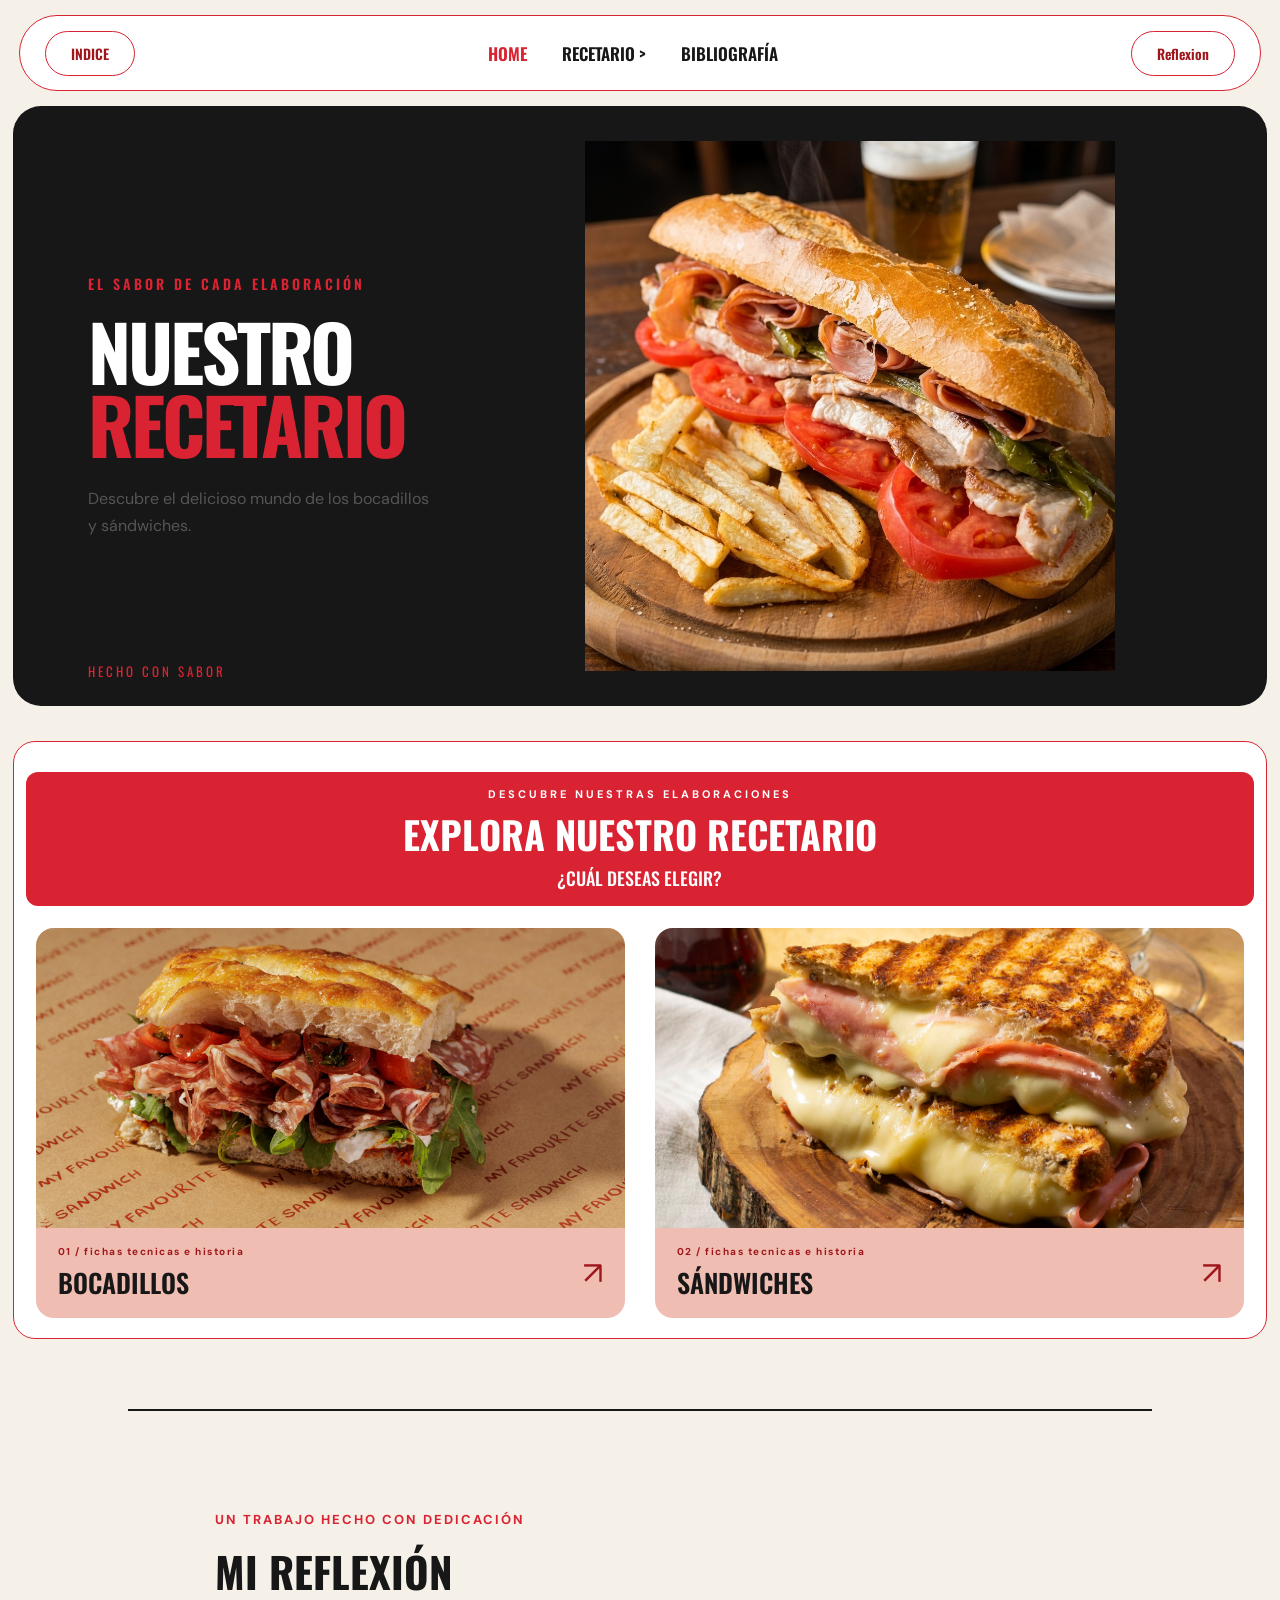
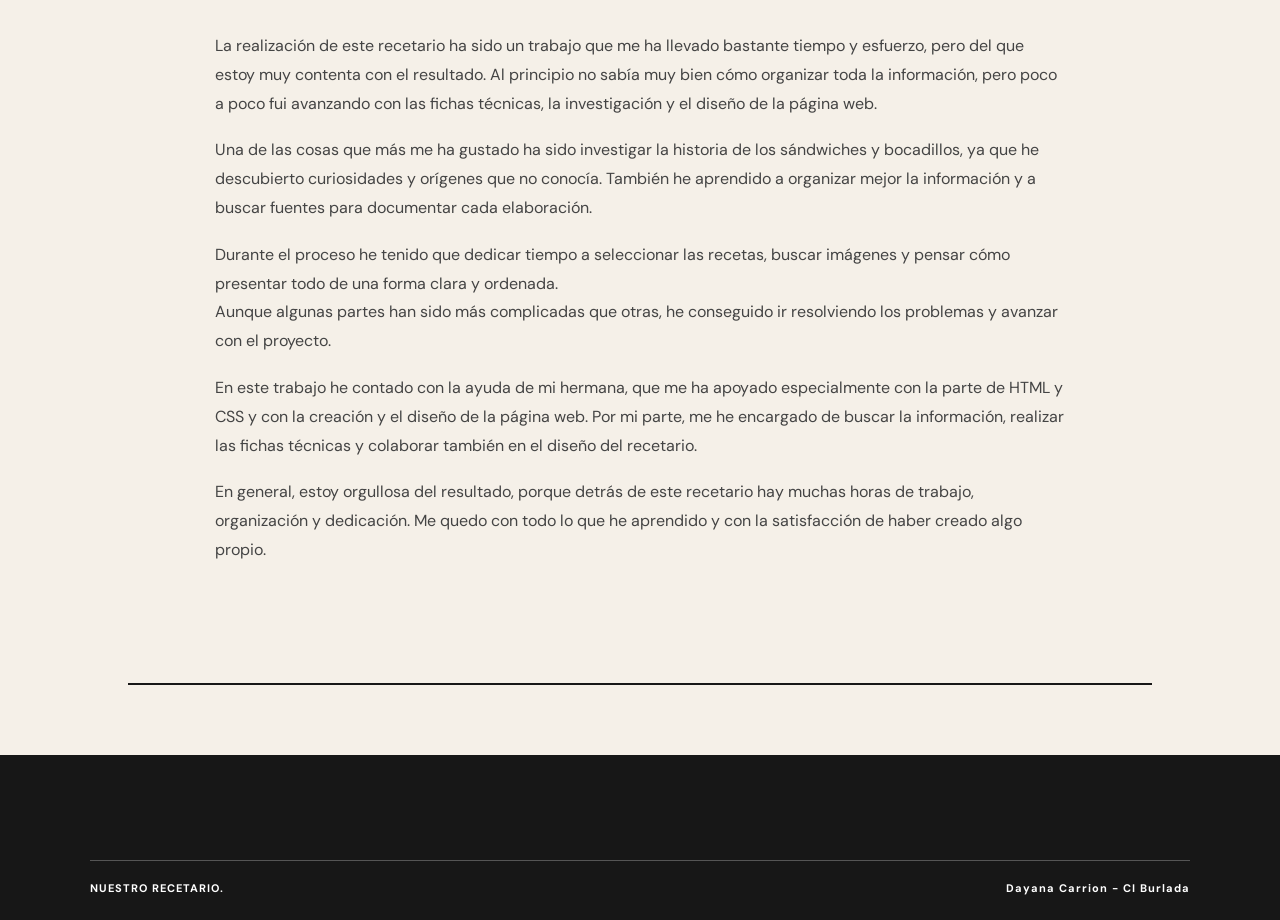
<file: index.html>
<!DOCTYPE html>
<html lang="es">

<head>
    <meta charset="UTF-8">
    <meta name="viewport" content="width=device-width, initial-scale=1.0">

    <title>Nuestro Recetario</title>

    <link rel="stylesheet" href="index.css">

    <!-- Tipografías -->
    <link rel="preconnect" href="https://fonts.googleapis.com">
    <link rel="preconnect" href="https://fonts.gstatic.com" crossorigin>

    <link
        href="https://fonts.googleapis.com/css2?family=DM+Sans:wght@400;500;600;700;800&family=Oswald:wght@500;600;700&display=swap"
        rel="stylesheet">

</head>

<body>

    <!-- ================= HEADER ================= -->

    <header class="header">

        <!-- BOTON INDICE -->
        <a href="indice.pdf" class="header-button" target="_blank">
            INDICE
        </a>

        <!-- MENU DE NAVEGACION -->
        <nav class="navigation">

            <a href="index.html" class="nav-link active">
                HOME
            </a>

            <details class="index-menu">

                <summary class="nav-link">
                    RECETARIO <span class="arrow"> > </span>
                </summary>

                <div class="dropdown">
                    <a href="bocadillos.html">Bocadillos</a>
                    <a href="sandwiches.html">Sándwiches</a>
                </div>

            </details>

            <a href="bibliografia.html" class="nav-link">
                BIBLIOGRAFÍA
            </a>

        </nav>

        <!-- LOGO -->
        <a href="index.html#reflexion" class="header-button">
            <span>Reflexion</span>

        </a>

    </header>



    <!-- ================= PORTADA ================= -->

    <main>

        <section class="hero">

            <div class="hero-content">

                <div class="hero-title">
                    <p class="hero-small">
                        EL SABOR DE CADA ELABORACIÓN
                    </p>

                    <h1>
                        NUESTRO
                        <span>RECETARIO</span>
                    </h1>

                    <p class="hero-description">
                        Descubre el delicioso mundo de los
                        bocadillos y sándwiches.
                    </p>
                </div>


                <div class="hero-image">

                    <img src=img/serranito.jpg alt="Bocadillo serranito">

                </div>

                <span class="hero-decoration">
                    HECHO CON SABOR
                </span>

            </div>

        </section>


        <!-- ================= CATEGORIAS ================= -->

        <section class="categories" id="categorias">

            <!-- TITULO DE LA SECCION -->

            <div class="categories-heading">

                <p>DESCUBRE NUESTRAS ELABORACIONES</p>

                <h2>EXPLORA NUESTRO RECETARIO</h2>

                <h3>¿CUÁL DESEAS ELEGIR?</h3>

            </div>


            <!-- TARJETAS -->

            <div class="cards">


                <!-- TARJETA BOCADILLOS -->

                <a href="bocadillos.html" class="card">

                    <div class="card-image">

                        <img src="img/bocadillito.avif" alt="Nuestros bocadillos">

                    </div>

                    <div class="card-info">

                        <div>
                            <p>01 / fichas tecnicas e historia</p>
                            <h4>BOCADILLOS</h4>
                        </div>

                        <span class="card-arrow">↗</span>

                    </div>

                </a>


                <!-- TARJETA SANDWICHES -->

                <a href="sandwiches.html" class="card">

                    <div class="card-image">

                        <img src="img/sandwich.jpg" alt="Nuestros sándwiches">

                    </div>

                    <div class="card-info">

                        <div>
                            <p>02 / fichas tecnicas e historia</p>
                            <h4>SÁNDWICHES</h4>
                        </div>

                        <span class="card-arrow">↗</span>

                    </div>

                </a>

            </div>

        </section>

        <!-- ================= REFLEXIÓN FINAL ================= -->
        <div class="reflection-divider"></div>
        <section class="reflection" id="reflexion">

            <div class="reflection-content">

                <p class="reflection-label">UN TRABAJO HECHO CON DEDICACIÓN</p>

                <h2>MI REFLEXIÓN</h2>

                <p>
                    La realización de este recetario ha sido un trabajo que me ha llevado
                    bastante tiempo y esfuerzo, pero del que estoy muy contenta con el
                    resultado. Al principio no sabía muy bien cómo organizar toda la
                    información, pero poco a poco fui avanzando con las fichas técnicas,
                    la investigación y el diseño de la página web.
                </p>

                <p>
                    Una de las cosas que más me ha gustado ha sido investigar la historia
                    de los sándwiches y bocadillos, ya que he descubierto curiosidades
                    y orígenes que no conocía. También he aprendido a organizar mejor
                    la información y a buscar fuentes para documentar cada elaboración.
                </p>
                <p>
                    Durante el proceso he tenido que dedicar tiempo a seleccionar las recetas,
                    buscar imágenes y pensar cómo presentar todo de una forma clara y ordenada. <br>
                    Aunque algunas partes han sido más complicadas
                    que otras, he conseguido ir resolviendo los problemas y avanzar con el proyecto.
                </p>

                <p>
                    En este trabajo he contado con la ayuda de mi hermana, que me ha
                    apoyado especialmente con la parte de HTML y CSS y con la creación
                    y el diseño de la página web. Por mi parte, me he encargado de
                    buscar la información, realizar las fichas técnicas y colaborar
                    también en el diseño del recetario.
                </p>

                <p>
                    En general, estoy orgullosa del resultado, porque detrás de este
                    recetario hay muchas horas de trabajo, organización y dedicación.
                    Me quedo con todo lo que he aprendido y con la satisfacción de
                    haber creado algo propio.
                </p>

            </div>

        </section>
        <div class="reflection-divider"></div>
    </main>


    <!-- ================= FOOTER ================= -->

    <footer class="footer">

        <div class="footer-line"></div>

        <div class="footer-bottom">

            <span>NUESTRO RECETARIO.</span>

            <span>Dayana Carrion - CI Burlada</span>

        </div>

    </footer>


</body>

</html>
</file>
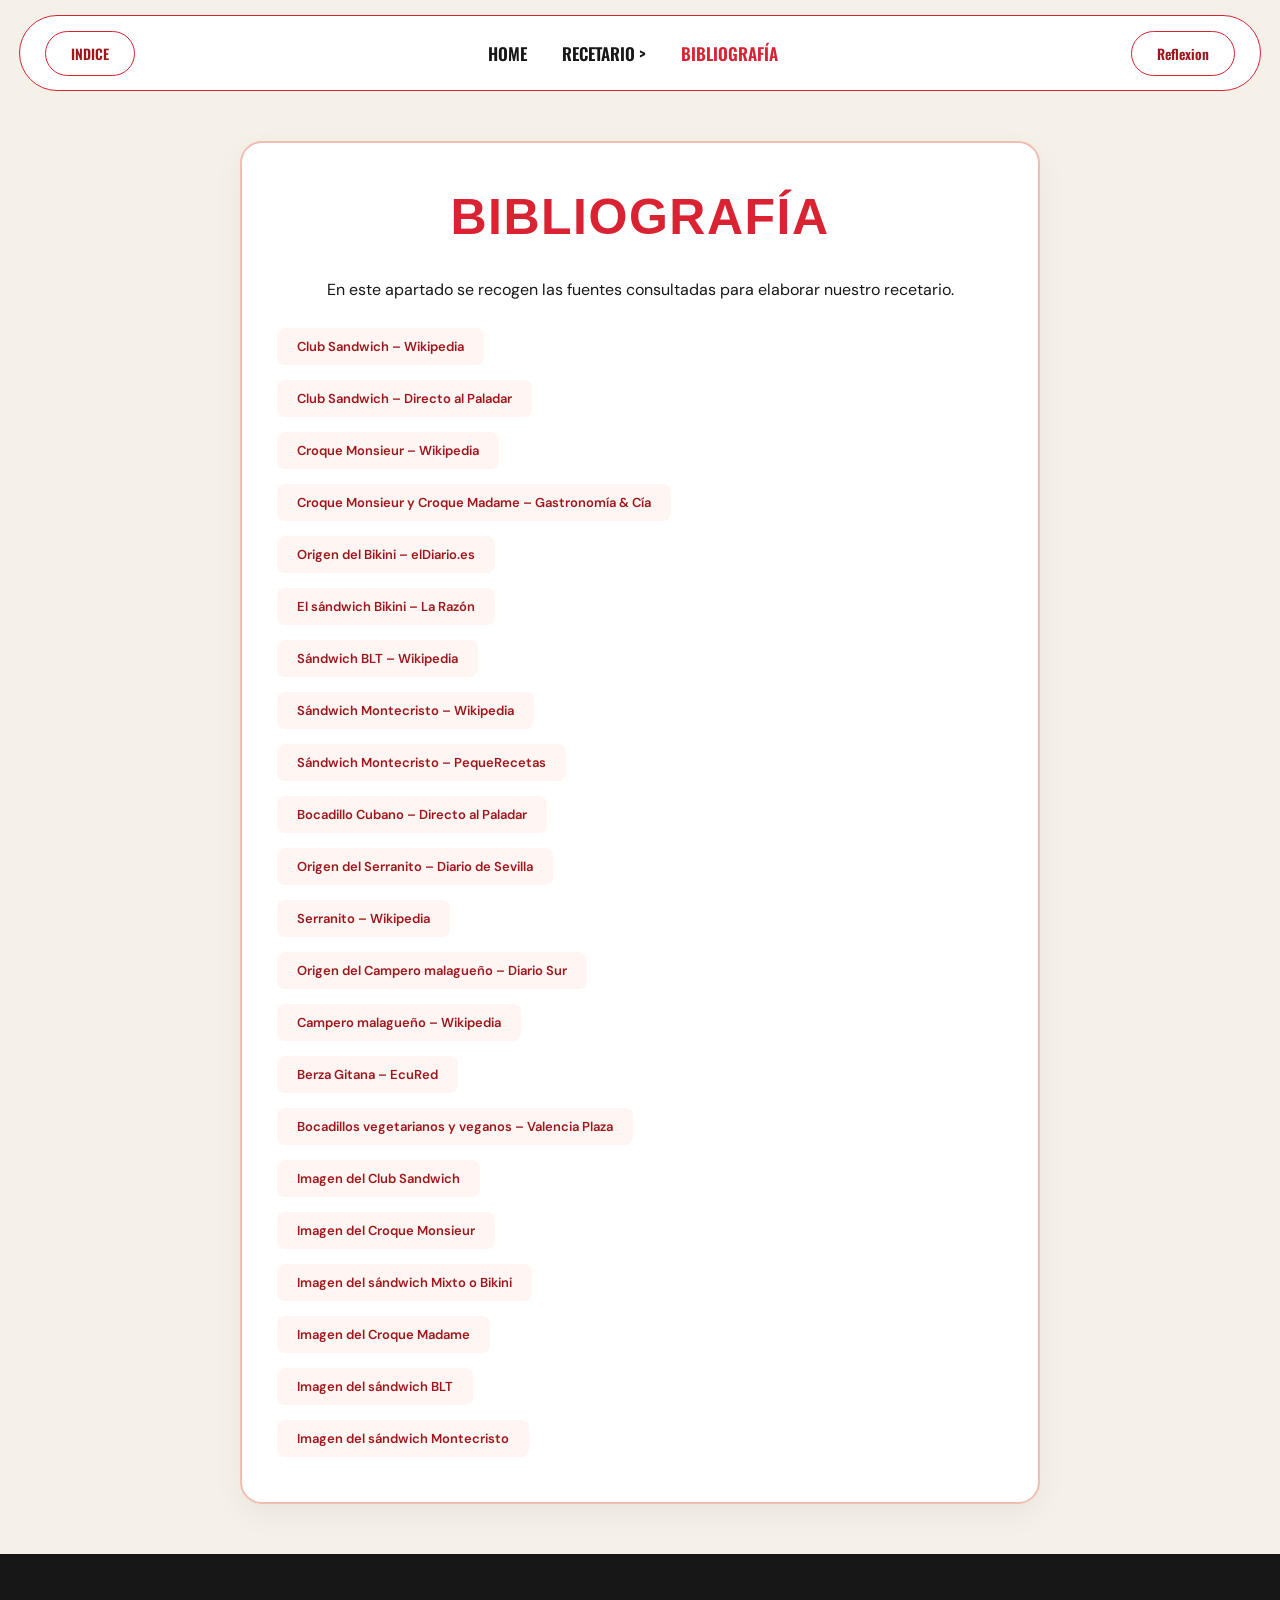
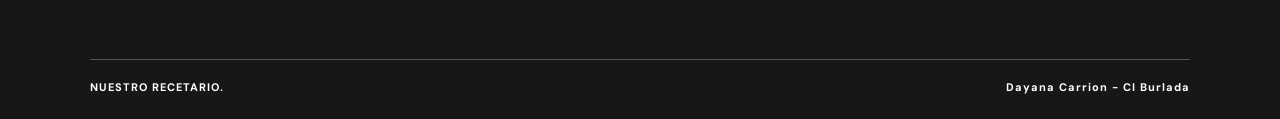
<file: bibliografia.html>
<!DOCTYPE html>
<html lang="es">

<head>
    <meta charset="UTF-8">
    <meta name="viewport" content="width=device-width, initial-scale=1.0">

    <title>Nuestro Recetario | Bibliografía</title>

    <!-- CSS reutilizado + CSS específico -->
    <link rel="stylesheet" href="index.css">

    <!-- Tipografías -->
    <link rel="preconnect" href="https://fonts.googleapis.com">
    <link rel="preconnect" href="https://fonts.gstatic.com" crossorigin>
    <link
        href="https://fonts.googleapis.com/css2?family=DM+Sans:wght@400;500;600;700;800&family=Oswald:wght@500;600;700&display=swap"
        rel="stylesheet">
</head>

<body>

    <!-- ================= HEADER ================= -->
    <header class="header">
        <a href="index.html#categorias" class="header-button">
            INDICE
        </a>

        <nav class="navigation">
            <a href="index.html" class="nav-link">HOME</a>

            <details class="index-menu">
                <summary class="nav-link">
                    RECETARIO <span class="arrow"> > </span>
                </summary>

                <div class="dropdown">
                    <a href="bocadillos.html">Bocadillos</a>
                    <a href="sandwiches.html">Sándwiches</a>
                </div>
            </details>

            <a href="bibliografia.html" class="nav-link active">
                BIBLIOGRAFÍA
            </a>
        </nav>

        <a href="index.html#reflexion" class="header-button">
            <span>Reflexion</span>

        </a>
    </header>


    <!-- ================= BIBLIOGRAFÍA ================= -->
    <main>
        <section class="bibliografia-container">

            <h2 class="bibliografia-title">BIBLIOGRAFÍA</h2>

            <div class="bibliografia-text">
                <p>
                    En este apartado se recogen las fuentes consultadas para elaborar
                    nuestro recetario.
                </p>

                <!-- INFORMACIÓN -->
             
                <div class="bibliografia-links">

                    

                    <a href="https://es.wikipedia.org/wiki/Club_sandwich" target="_blank" rel="noopener">Club Sandwich –
                        Wikipedia</a>
                    <a href="https://www.directoalpaladar.com/recetas-de-carnes-y-aves/sandwich-club-historia-receta-un-clasico-cafeterias-todo-mundo"
                        target="_blank" rel="noopener">Club Sandwich – Directo al Paladar</a>

                    <a href="https://es.wikipedia.org/wiki/Croque-monsieur" target="_blank" rel="noopener">Croque
                        Monsieur – Wikipedia</a>
                    <a href="https://www.gastronomiaycia.com/2024/10/12/croque-monsieur-y-croque-madame/"
                        target="_blank" rel="noopener">Croque Monsieur y Croque Madame – Gastronomía & Cía</a>

                    <a href="https://www.eldiario.es/consumoclaro/come_bien/dia-mundial-bikini-donde-origino-receta-catalana-comparte-nombre-prenda-bano_1_12416015.html"
                        target="_blank" rel="noopener">Origen del Bikini – elDiario.es</a>
                    <a href="https://www.larazon.es/cataluna/por-que-cataluna-conoce-bikini-sandwich-mixto_20240601665c8f4a9d3b1e0001b1c2d3.html"
                        target="_blank" rel="noopener">El sándwich Bikini – La Razón</a>

                    <a href="https://es.wikipedia.org/wiki/S%C3%A1ndwich_BLT" target="_blank" rel="noopener">Sándwich
                        BLT – Wikipedia</a>

                    <a href="https://es.wikipedia.org/wiki/Monte_Cristo_s%C3%A1ndwich" target="_blank"
                        rel="noopener">Sándwich Montecristo – Wikipedia</a>
                    <a href="https://www.pequerecetas.com/receta/sandwich-montecristo/" target="_blank"
                        rel="noopener">Sándwich Montecristo – PequeRecetas</a>

                    

                    <a href="https://www.directoalpaladar.com/recetas-de-carnes-y-aves/sandwich-cubano-receta-tradicional-facil-deliciosa"
                        target="_blank" rel="noopener">Bocadillo Cubano – Directo al Paladar</a>

                    <a href="https://www.diariodesevilla.es/gastronomia/sabes-quien-invento-bocadillo-famoso-Sevilla_0_2005061045.html"
                        target="_blank" rel="noopener">Origen del Serranito – Diario de Sevilla</a>
                    <a href="https://es.wikipedia.org/wiki/Serranito" target="_blank" rel="noopener">Serranito –
                        Wikipedia</a>

                    <a href="https://www.diariosur.es/gastronomia/desconocidos-origenes-campero-malagueno-20150515002823-nt.html"
                        target="_blank" rel="noopener">Origen del Campero malagueño – Diario Sur</a>
                    <a href="https://es.wikipedia.org/wiki/Campero_(bocadillo)" target="_blank" rel="noopener">Campero
                        malagueño – Wikipedia</a>

                    <a href="https://www.ecured.cu/Berza_Gitana" target="_blank" rel="noopener">Berza Gitana –
                        EcuRed</a>

                    <a href="https://valenciaplaza.com/entre-pan-y-sin-rastro-de-proteina-animal-los-bocadillos-tambien-son-para-veganos-y-vegetarianos"
                        target="_blank" rel="noopener">Bocadillos vegetarianos y veganos – Valencia Plaza</a>

               


                    <a href="https://www.sharpblades.co.uk/es/blogs/recipes/ultimate-club-sandwich-recipe"
                        target="_blank" rel="noopener">Imagen del Club Sandwich</a>

                    <a href="https://tn.com.ar/cocina/recetas/2026/06/20/como-preparar-el-croque-monsieur-el-sandwich-frances-que-parece-simple-pero-es-una-bomba-de-sabor/"
                        target="_blank" rel="noopener">Imagen del Croque Monsieur</a>

                    <a href="https://www.aol.com/articles/spanish-bikini-sandwich-tastes-even-180000000.html"
                        target="_blank" rel="noopener">Imagen del sándwich Mixto o Bikini</a>

                    <a href="https://airfryergourmand.fr/img/croque-madame-air-fryer.jpg" target="_blank"
                        rel="noopener">Imagen del Croque Madame</a>

                    <a href="https://ighremhouse.com/recipes/blt-sandwich-crispy-bacon" target="_blank"
                        rel="noopener">Imagen del sándwich BLT</a>

                    <a href="https://www.snapcalorie.com/recipes/monte_cristo_sandwich_the_real_one.html"
                        target="_blank" rel="noopener">Imagen del sándwich Montecristo</a>


            </div>

        </section>
    </main>


    <!-- ================= FOOTER ================= -->
    <footer class="footer">
        <div class="footer-line"></div>

        <div class="footer-bottom">
            <span>NUESTRO RECETARIO.</span>
            <span>Dayana Carrion - CI Burlada</span>
        </div>
    </footer>

</body>

</html>
</file>
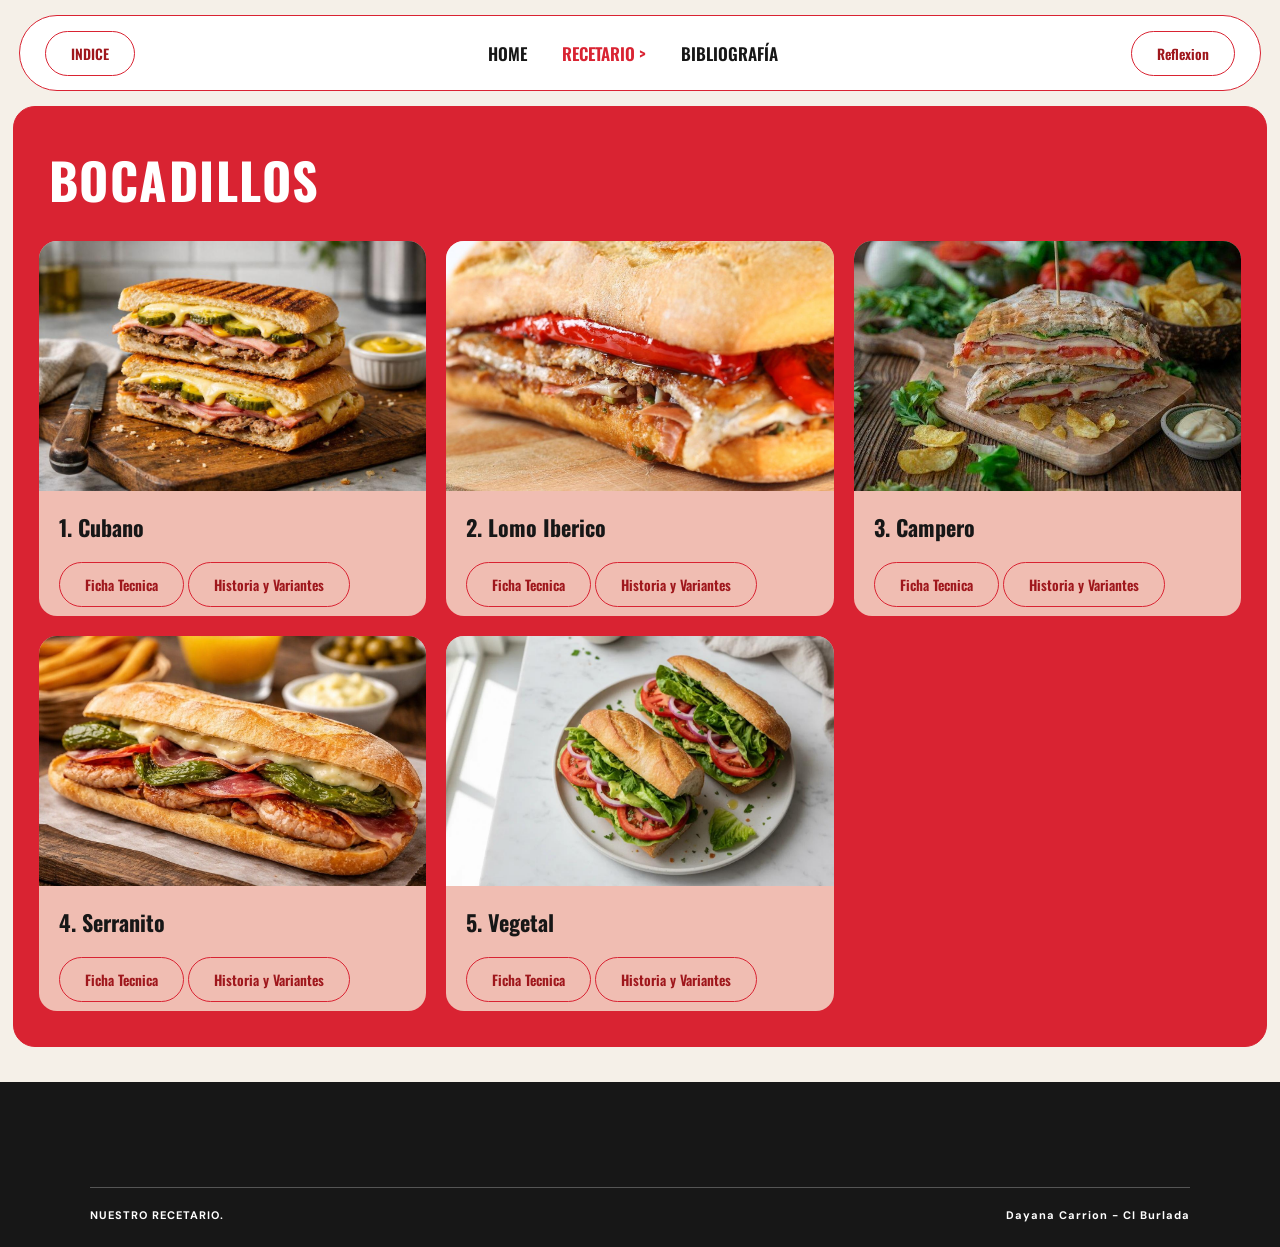
<file: bocadillos.html>
<!DOCTYPE html>
<html lang="es">

<head>
    <meta charset="UTF-8">
    <meta name="viewport" content="width=device-width, initial-scale=1.0">

    <title>Nuestro Recetario | Sándwiches</title>

    <link rel="stylesheet" href="index.css">

    <!-- Tipografías -->
    <link rel="preconnect" href="https://fonts.googleapis.com">
    <link rel="preconnect" href="https://fonts.gstatic.com" crossorigin>
    <link
        href="https://fonts.googleapis.com/css2?family=DM+Sans:wght@400;500;600;700;800&family=Oswald:wght@500;600;700&display=swap"
        rel="stylesheet">
</head>

<body>

    <!-- ================= HEADER ================= -->
    <header class="header">
        <a href="index.html#categorias" class="header-button">INDICE</a>

        <nav class="navigation">
            <a href="index.html" class="nav-link">HOME</a>

            <details class="index-menu">
                <summary class="nav-link active">RECETARIO <span class="arrow"> > </span></summary>
                <div class="dropdown">
                    <a href="bocadillos.html">Bocadillos</a>
                    <a href="sandwiches.html">Sándwiches</a>
                </div>
            </details>

            <a href="bibliografia.html" class="nav-link">BIBLIOGRAFÍA</a>
        </nav>
        <a href="index.html#reflexion" class="header-button">
            <span>Reflexion</span>

        </a>
    </header>


    <!-- ================= CONTENIDO SANDWICHES ================= -->
    <main>
        <section class="sandwiches-container">

            <!-- TÍTULO ROJO -->
            <div class="sandwiches-heading">
                <h2>BOCADILLOS</h2>
            </div>

            <!-- TARJETAS -->
            <div class="sandwiches-grid">

                <!-- bocadillo 1 -->
                <div class="sandwich-card">
                    <div class="sandwich-image">
                        <img src="img/cubano.jpg" alt="Club">
                    </div>
                    <div class="sandwich-info">
                        <h3>1. Cubano</h3>
                        <br>
                        <a href="Ficha_Cubano.pdf" class="header-button">Ficha Tecnica</a>
                        <a href="historiaVariantes.html" class="header-button">Historia y Variantes</a>
                    </div>
                </div>

                <!-- bocadillo 2 -->
                <div class="sandwich-card">
                    <div class="sandwich-image">
                        <img src="img/lomo.jpg" alt="Croque">
                    </div>
                    <div class="sandwich-info">
                        <h3>2. Lomo Iberico</h3>
                        <br>
                        <a href="fichas_bocadillos/Ficha_Iberico.pdf" class="header-button">Ficha Tecnica</a>
                        <a href="historiaVariantes.html#lomo-iberico" class="header-button">Historia y Variantes</a>
                    </div>
                </div>

                <!-- SÁNDWICH 3 -->
                <div class="sandwich-card">
                    <div class="sandwich-image">
                        <img src="img/campero.jpg" alt="Mixto">
                    </div>
                    <div class="sandwich-info">
                        <h3>3. Campero</h3>
                        <br>
                        <a href="fichas_bocadillos/Ficha_Campero.pdf" class="header-button">Ficha Tecnica</a>
                        <a href="historiaVariantes.html#campero" class="header-button">Historia y Variantes</a>
                    </div>
                </div>
                <!-- SÁNDWICH 4 -->
                <div class="sandwich-card">
                    <div class="sandwich-image">
                        <img src="img/serranito1.jpg" alt="croque">
                    </div>
                    <div class="sandwich-info">
                        <h3>4. Serranito</h3>
                        <br>
                        <a href="fichas_bocadillos/Ficha_Serranito.pdf" class="header-button">Ficha Tecnica</a>
                        <a href="historiaVariantes.html#serranito" class="header-button">Historia y Variantes</a>
                    </div>
                </div>
                <!-- SÁNDWICH 5 -->
                <div class="sandwich-card">
                    <div class="sandwich-image">
                        <img src="img/vegetal.jpg" alt="btl">
                    </div>
                    <div class="sandwich-info">
                        <h3>5.  Vegetal</h3>
                        <br>
                        <a href="fichas_bocadillos/Ficha_Vegetal.pdf" class="header-button">Ficha Tecnica</a>
                        <a href="historiaVariantes.html#vegetal" class="header-button">Historia y Variantes</a>
                    </div>
                </div>
            </div>
        </section>
    </main>


    <!-- ================= FOOTER ================= -->
    <footer class="footer">
        <div class="footer-line"></div>
        <div class="footer-bottom">
            <span>NUESTRO RECETARIO.</span>
            <span>Dayana Carrion - CI Burlada</span>
        </div>
    </footer>

</body>

</html>
</file>
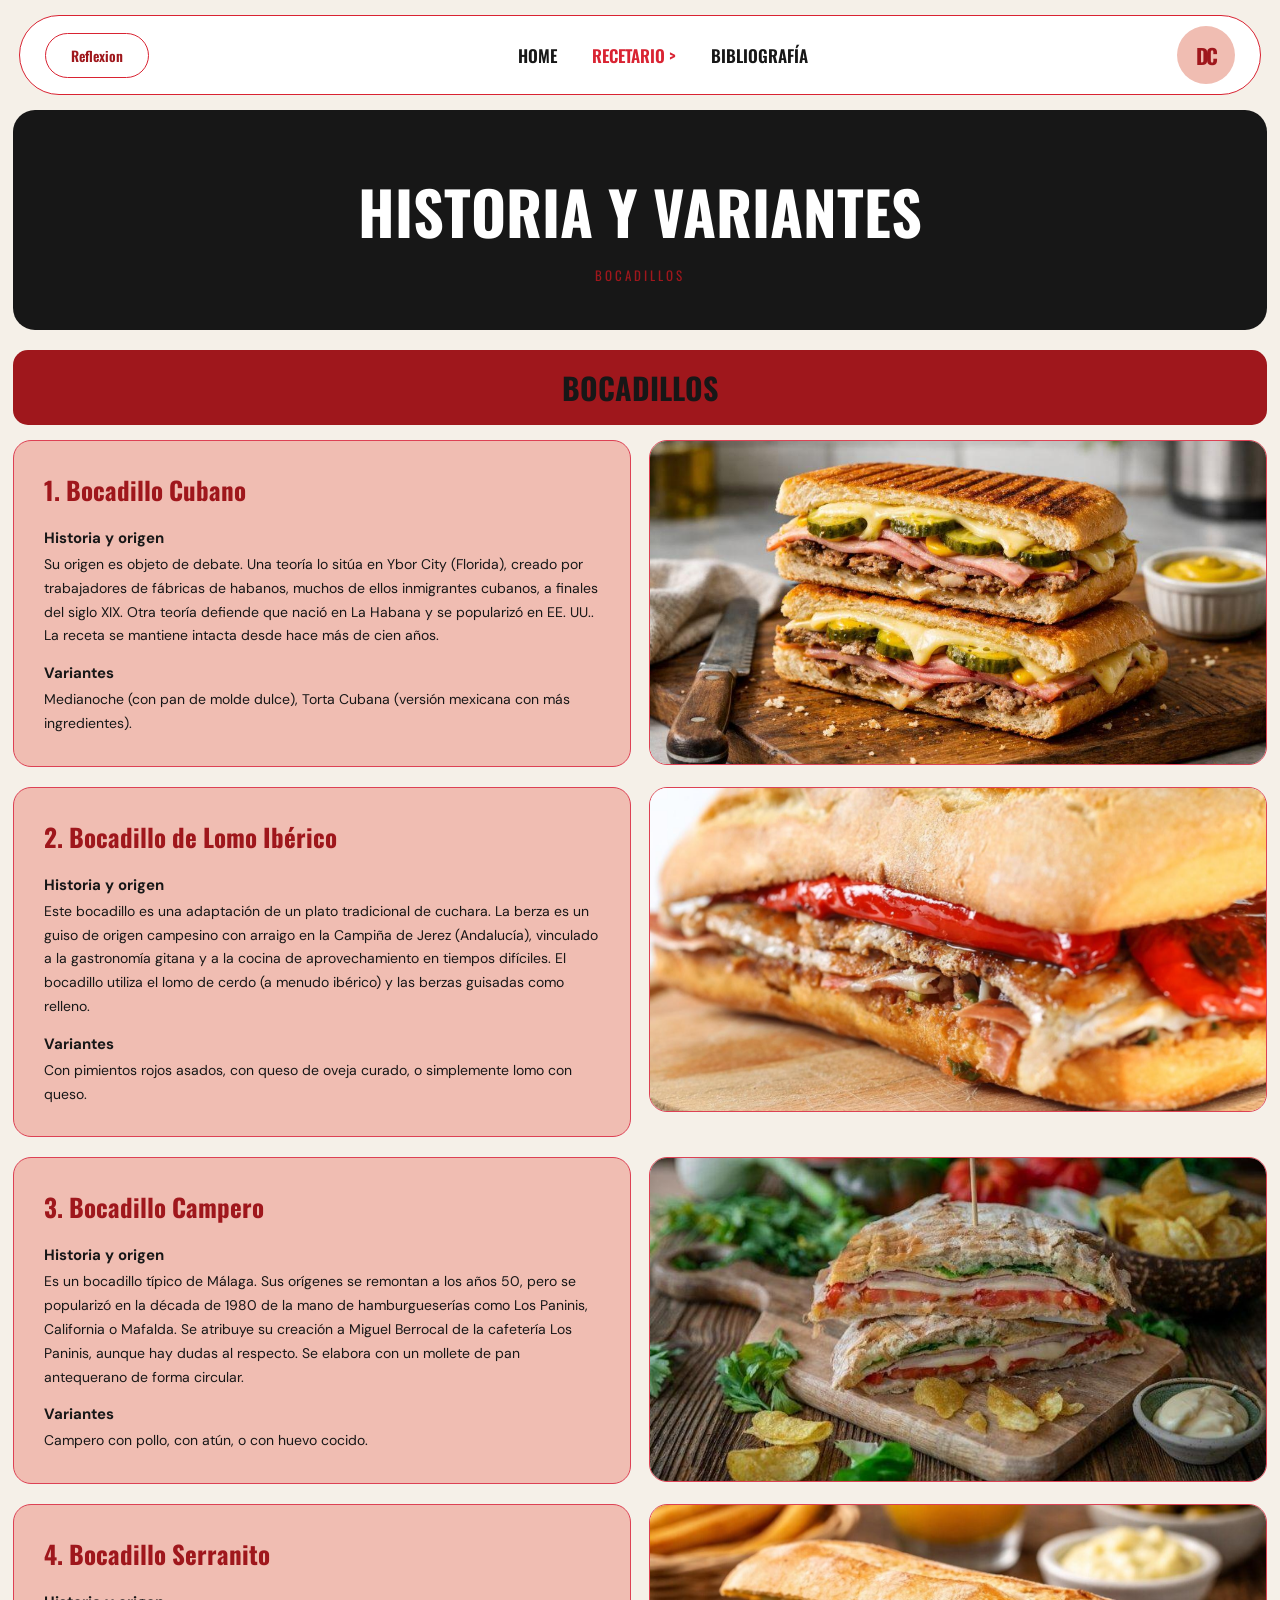
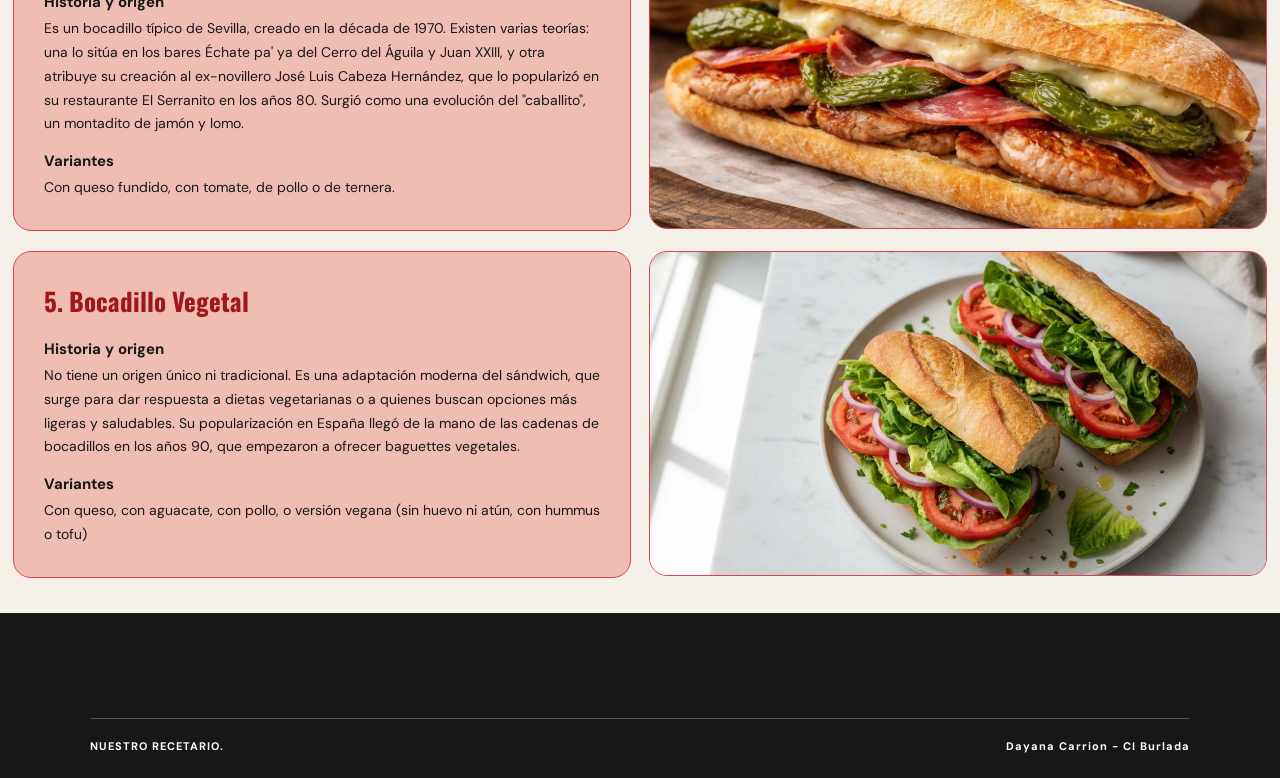
<file: historiaVariantes.html>
<!DOCTYPE html>
<html lang="es">

<head>
    <meta charset="UTF-8">
    <meta name="viewport" content="width=device-width, initial-scale=1.0">

    <title>Nuestro Recetario | Historia y Variantes</title>

    <!-- CSS reutilizado + CSS específico -->
    <link rel="stylesheet" href="index.css">
    <!-- Tipografías -->
    <link rel="preconnect" href="https://fonts.googleapis.com">
    <link rel="preconnect" href="https://fonts.gstatic.com" crossorigin>
    <link
        href="https://fonts.googleapis.com/css2?family=DM+Sans:wght@400;500;600;700;800&family=Oswald:wght@500;600;700&display=swap"
        rel="stylesheet">
</head>

<body>

    <!-- ================= HEADER ================= -->
    <header class="header">
        <a href="index.html#reflexion" class="header-button">
            <span>Reflexion</span>

        </a>

        <nav class="navigation">
            <a href="index.html" class="nav-link">HOME</a>

            <details class="index-menu">
                <summary class="nav-link active">
                    RECETARIO <span class="arrow"> > </span>
                </summary>

                <div class="dropdown">
                    <a href="bocadillos.html">Bocadillos</a>
                    <a href="sandwiches.html">Sándwiches</a>
                </div>
            </details>

            <a href="bibliografia.html" class="nav-link">
                BIBLIOGRAFÍA
            </a>
        </nav>

        <a href="index.html" class="logo">
            <span>D</span>
            <span>C</span>
        </a>
    </header>


    <!-- ================= HISTORIA Y VARIANTES ================= -->
    <main class="history-page">

        <!-- PORTADA -->
        <section class="history-hero">
            <h1>HISTORIA Y VARIANTES</h1>
            <p>BOCADILLOS</p>
        </section>


        <!-- ================= BOCADILLOS ================= -->
        <section class="history-section" id="bocadillos">

            <h2>BOCADILLOS</h2>

            <!-- CUBANO -->
            <article class="history-item" id="cubano">

                <div class="history-text">
                    <h3>1. Bocadillo Cubano</h3>

                    <h4>Historia y origen</h4>
                    <p>
                        Su origen es objeto de debate. Una teoría lo sitúa en Ybor City (Florida), creado por
                        trabajadores de fábricas de habanos, muchos de ellos inmigrantes cubanos, a finales del siglo
                        XIX. Otra teoría defiende que nació en La Habana y se popularizó en EE. UU.. La receta se
                        mantiene intacta desde hace más de cien años.
                    </p>

                    <h4>Variantes</h4>
                    <p>
                        Medianoche (con pan de molde dulce), Torta Cubana (versión mexicana con más ingredientes).
                    </p>
                </div>

                <div class="history-image">
                    <img src="img/cubano.jpg" alt="Bocadillo Cubano">
                </div>

            </article>


            <!-- LOMO IBÉRICO -->
            <article class="history-item" id="lomo-iberico">

                <div class="history-text">
                    <h3>2. Bocadillo de Lomo Ibérico</h3>

                    <h4>Historia y origen</h4>
                    <p>
                        Este bocadillo es una adaptación de un plato tradicional de cuchara. La berza es un guiso de
                        origen campesino con arraigo en la Campiña de Jerez (Andalucía), vinculado a la gastronomía
                        gitana y a la cocina de aprovechamiento en tiempos difíciles. El bocadillo utiliza el lomo de
                        cerdo (a menudo ibérico) y las berzas guisadas como relleno.
                    </p>

                    <h4>Variantes</h4>
                    <p>
                        Con pimientos rojos asados, con queso de oveja curado, o simplemente lomo con queso.
                    </p>
                </div>

                <div class="history-image">
                    <img src="img/lomo.jpg" alt="Bocadillo de Lomo Ibérico">
                </div>

            </article>


            <!-- CAMPERO -->
            <article class="history-item" id="campero">

                <div class="history-text">
                    <h3>3. Bocadillo Campero</h3>

                    <h4>Historia y origen</h4>
                    <p>
                        Es un bocadillo típico de Málaga. Sus orígenes se remontan a los años 50, pero se popularizó en
                        la década de 1980 de la mano de hamburgueserías como Los Paninis, California o Mafalda. Se
                        atribuye su creación a Miguel Berrocal de la cafetería Los Paninis, aunque hay dudas al
                        respecto. Se elabora con un mollete de pan antequerano de forma circular.
                    </p>

                    <h4>Variantes</h4>
                    <p>
                        Campero con pollo, con atún, o con huevo cocido.
                    </p>
                </div>

                <div class="history-image">
                    <img src="img/campero.jpg" alt="Bocadillo Campero">
                </div>

            </article>


            <!-- SERRANITO -->
            <article class="history-item" id="serranito">

                <div class="history-text">
                    <h3>4. Bocadillo Serranito</h3>

                    <h4>Historia y origen</h4>
                    <p>
                        Es un bocadillo típico de Sevilla, creado en la década de 1970. Existen varias teorías: una lo
                        sitúa en los bares Échate pa' ya del Cerro del Águila y Juan XXIII, y otra atribuye su creación
                        al ex-novillero José Luis Cabeza Hernández, que lo popularizó en su restaurante El Serranito en
                        los años 80. Surgió como una evolución del "caballito", un montadito de jamón y lomo.
                    </p>

                    <h4>Variantes</h4>
                    <p>
                        Con queso fundido, con tomate, de pollo o de ternera.
                    </p>
                </div>

                <div class="history-image">
                    <img src="img/serranito1.jpg" alt="Bocadillo Serranito">
                </div>

            </article>


            <!-- VEGETAL -->
            <article class="history-item" id="vegetal">

                <div class="history-text">
                    <h3>5. Bocadillo Vegetal</h3>

                    <h4>Historia y origen</h4>
                    <p>
                        No tiene un origen único ni tradicional. Es una adaptación moderna del sándwich, que surge para
                        dar respuesta a dietas vegetarianas o a quienes buscan opciones más ligeras y saludables. Su
                        popularización en España llegó de la mano de las cadenas de bocadillos en los años 90, que
                        empezaron a ofrecer baguettes vegetales.
                    </p>

                    <h4>Variantes</h4>
                    <p>
                        Con queso, con aguacate, con pollo, o versión vegana (sin huevo ni atún, con hummus o tofu)
                    </p>
                </div>

                <div class="history-image">
                    <img src="img/vegetal.jpg" alt="Bocadillo Vegetal">
                </div>

            </article>

        </section>
    </main>


    <!-- ================= FOOTER ================= -->
    <footer class="footer">
        <div class="footer-line"></div>

        <div class="footer-bottom">
            <span>NUESTRO RECETARIO.</span>
            <span>Dayana Carrion - CI Burlada</span>
        </div>
    </footer>

</body>

</html>
</file>
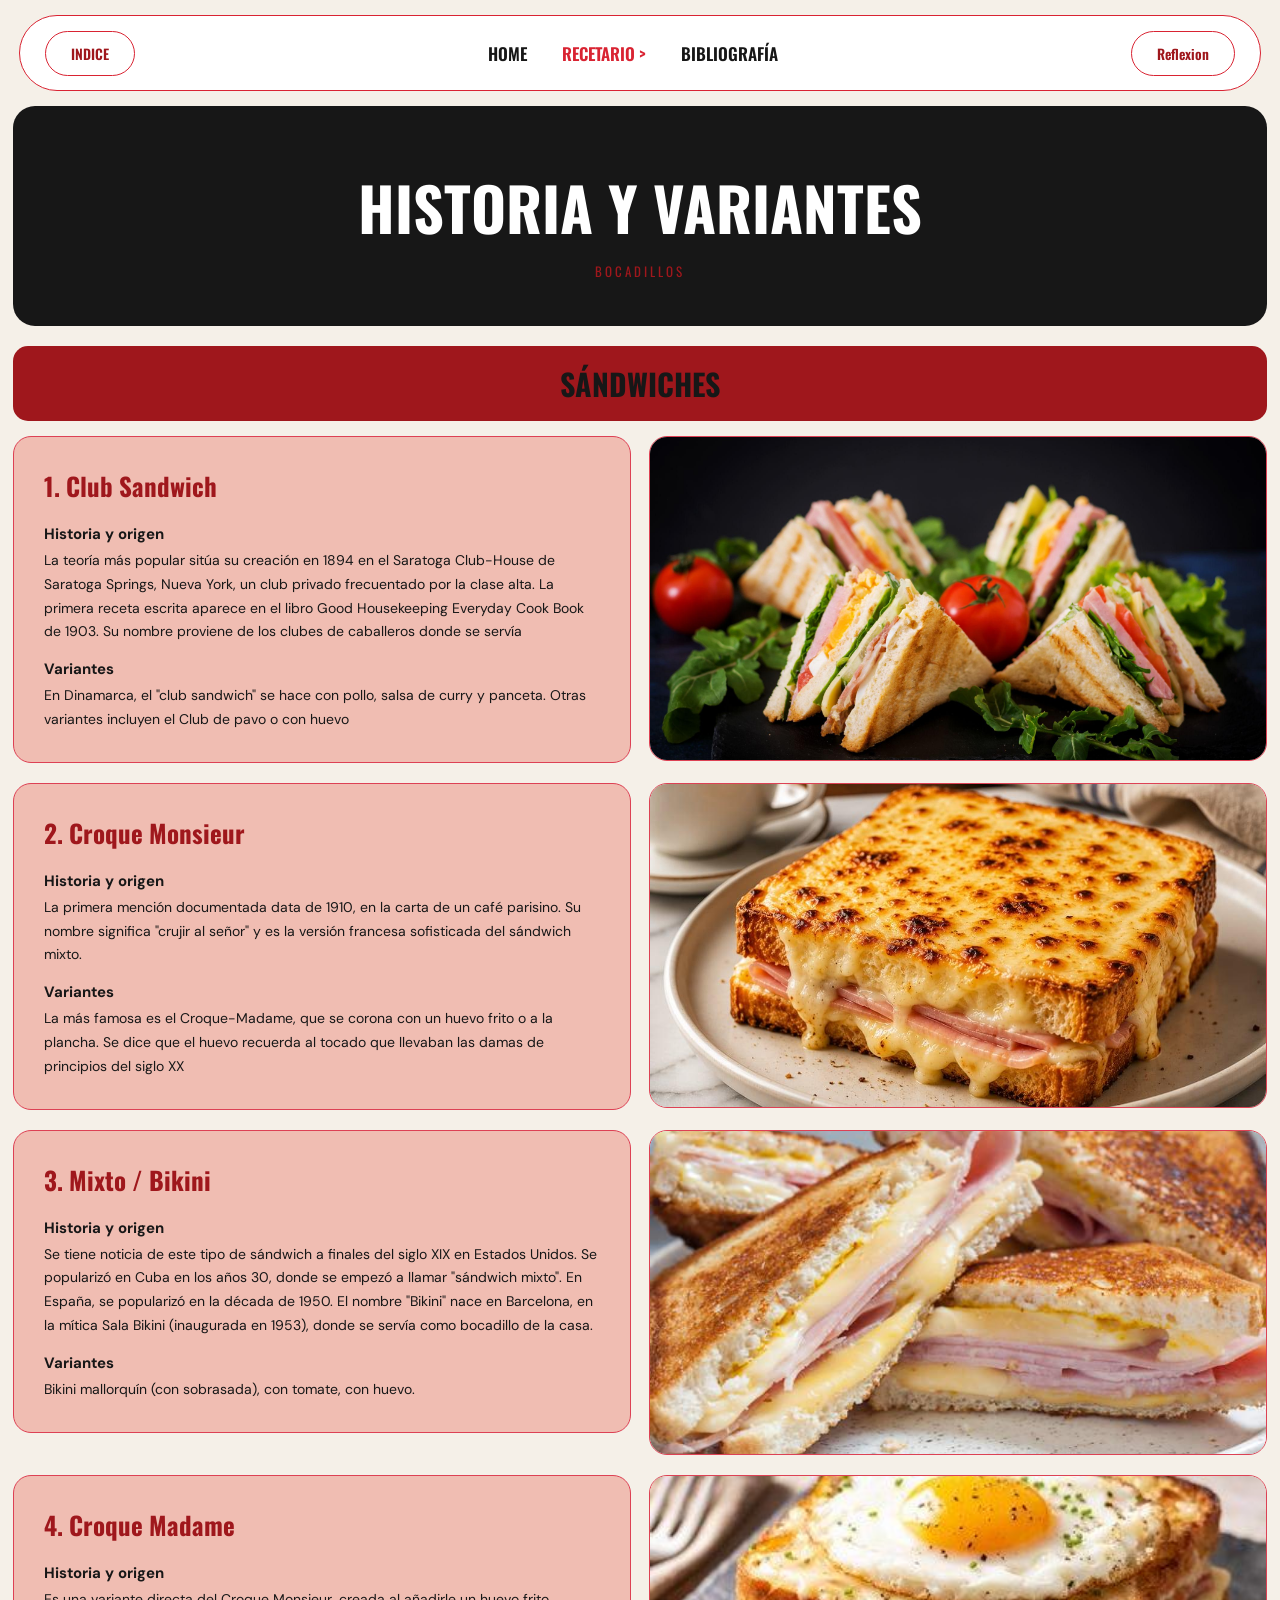
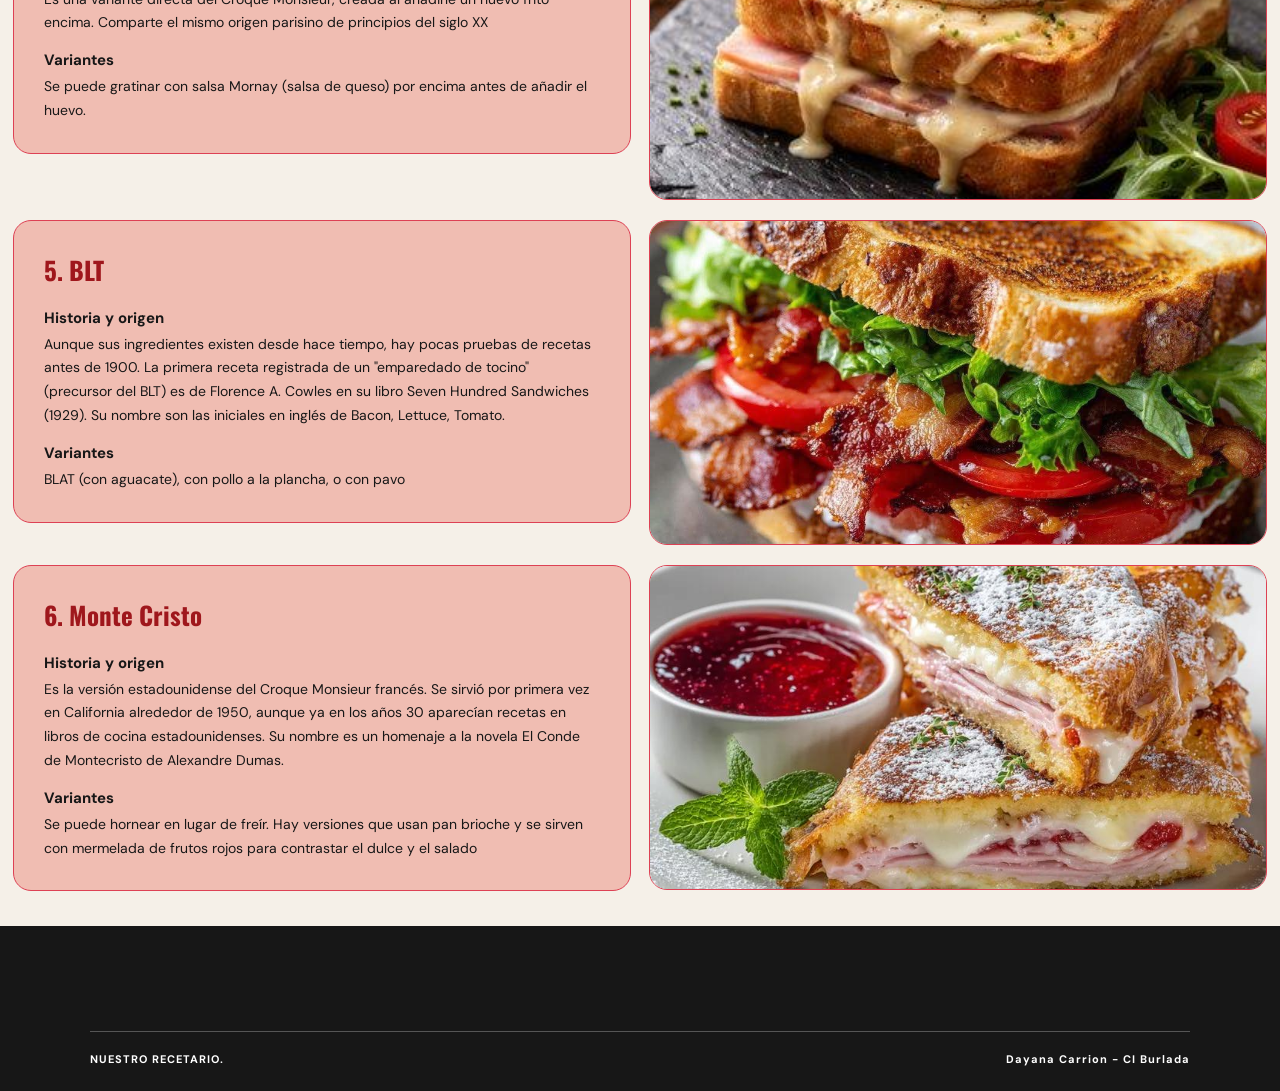
<file: historiaVariantesS.html>
<!DOCTYPE html>
<html lang="es">

<head>
    <meta charset="UTF-8">
    <meta name="viewport" content="width=device-width, initial-scale=1.0">

    <title>Nuestro Recetario | Historia y Variantes</title>

    <!-- CSS reutilizado + CSS específico -->
    <link rel="stylesheet" href="index.css">
    <!-- Tipografías -->
    <link rel="preconnect" href="https://fonts.googleapis.com">
    <link rel="preconnect" href="https://fonts.gstatic.com" crossorigin>
    <link
        href="https://fonts.googleapis.com/css2?family=DM+Sans:wght@400;500;600;700;800&family=Oswald:wght@500;600;700&display=swap"
        rel="stylesheet">
</head>

<body>

    <!-- ================= HEADER ================= -->
    <header class="header">
        <a href="index.html#categorias" class="header-button">
            INDICE
        </a>

        <nav class="navigation">
            <a href="index.html" class="nav-link">HOME</a>

            <details class="index-menu">
                <summary class="nav-link active">
                    RECETARIO <span class="arrow"> > </span>
                </summary>

                <div class="dropdown">
                    <a href="bocadillos.html">Bocadillos</a>
                    <a href="sandwiches.html">Sándwiches</a>
                </div>
            </details>

            <a href="bibliografia.html" class="nav-link">
                BIBLIOGRAFÍA
            </a>
        </nav>

        <a href="index.html#reflexion" class="header-button">
            <span>Reflexion</span>

        </a>
    </header>


    <!-- ================= HISTORIA Y VARIANTES ================= -->
    <main class="history-page">

        <!-- PORTADA -->
        <section class="history-hero">
            <h1>HISTORIA Y VARIANTES</h1>
            <p>BOCADILLOS</p>
        </section>
        <section class="history-section" id="sandwiches">

            <h2>SÁNDWICHES</h2>

            <!-- CLUB SANDWICH -->
            <article class="history-item" id="club">

                <div class="history-text">
                    <h3>1. Club Sandwich</h3>

                    <h4>Historia y origen</h4>
                    <p>
                        La teoría más popular sitúa su creación en 1894 en el Saratoga Club-House de Saratoga Springs,
                        Nueva York, un club privado frecuentado por la clase alta. La primera receta escrita aparece en
                        el libro Good Housekeeping Everyday Cook Book de 1903. Su nombre proviene de los clubes de
                        caballeros donde se servía
                    </p>

                    <h4>Variantes</h4>
                    <p>
                        En Dinamarca, el "club sandwich" se hace con pollo, salsa de curry y panceta. Otras variantes
                        incluyen el Club de pavo o con huevo
                    </p>
                </div>

                <div class="history-image">
                    <img src="img/club.jpg" alt="Club Sandwich">
                </div>

            </article>


            <!-- CROQUE MONSIEUR -->
            <article class="history-item" id="croque-monsieur">

                <div class="history-text">
                    <h3>2. Croque Monsieur</h3>

                    <h4>Historia y origen</h4>
                    <p>
                        La primera mención documentada data de 1910, en la carta de un café parisino. Su nombre
                        significa "crujir al señor" y es la versión francesa sofisticada del sándwich mixto.
                    </p>

                    <h4>Variantes</h4>
                    <p>
                        La más famosa es el Croque-Madame, que se corona con un huevo frito o a la plancha. Se dice que
                        el huevo recuerda al tocado que llevaban las damas de principios del siglo XX
                    </p>
                </div>

                <div class="history-image">
                    <img src="img/croqueMonsieur.jpg" alt="Croque Monsieur">
                </div>

            </article>


            <!-- MIXTO -->
            <article class="history-item" id="mixto">

                <div class="history-text">
                    <h3>3. Mixto / Bikini</h3>

                    <h4>Historia y origen</h4>
                    <p>
                        Se tiene noticia de este tipo de sándwich a finales del siglo XIX en Estados Unidos. Se
                        popularizó en Cuba en los años 30, donde se empezó a llamar "sándwich mixto". En España, se
                        popularizó en la década de 1950. El nombre "Bikini" nace en Barcelona, en la mítica Sala Bikini
                        (inaugurada en 1953), donde se servía como bocadillo de la casa.
                    </p>

                    <h4>Variantes</h4>
                    <p>
                        Bikini mallorquín (con sobrasada), con tomate, con huevo.
                    </p>
                </div>

                <div class="history-image">
                    <img src="img/mixto.jpg" alt="Sándwich Mixto">
                </div>

            </article>


            <!-- CROQUE MADAME -->
            <article class="history-item" id="croque-madame">

                <div class="history-text">
                    <h3>4. Croque Madame</h3>

                    <h4>Historia y origen</h4>
                    <p>
                        Es una variante directa del Croque Monsieur, creada al añadirle un huevo frito encima. Comparte
                        el mismo origen parisino de principios del siglo XX
                    </p>

                    <h4>Variantes</h4>
                    <p>
                        Se puede gratinar con salsa Mornay (salsa de queso) por encima antes de añadir el huevo.
                    </p>
                </div>

                <div class="history-image">
                    <img src="img/croqueMadan.jpg" alt="Croque Madame">
                </div>

            </article>


            <!-- BLT -->
            <article class="history-item" id="blt">

                <div class="history-text">
                    <h3>5. BLT</h3>

                    <h4>Historia y origen</h4>
                    <p>
                        Aunque sus ingredientes existen desde hace tiempo, hay pocas pruebas de recetas antes de 1900.
                        La primera receta registrada de un "emparedado de tocino" (precursor del BLT) es de Florence A.
                        Cowles en su libro Seven Hundred Sandwiches (1929). Su nombre son las iniciales en inglés de
                        Bacon, Lettuce, Tomato.
                    </p>

                    <h4>Variantes</h4>
                    <p>
                        BLAT (con aguacate), con pollo a la plancha, o con pavo
                    </p>
                </div>

                <div class="history-image">
                    <img src="img/blt.jpg" alt="Sándwich BLT">
                </div>

            </article>


            <!-- MONTECRISTO -->
            <article class="history-item" id="monte-cristo">

                <div class="history-text">
                    <h3>6. Monte Cristo</h3>

                    <h4>Historia y origen</h4>
                    <p>
                        Es la versión estadounidense del Croque Monsieur francés. Se sirvió por primera vez en
                        California alrededor de 1950, aunque ya en los años 30 aparecían recetas en libros de cocina
                        estadounidenses. Su nombre es un homenaje a la novela El Conde de Montecristo de Alexandre
                        Dumas.
                    </p>

                    <h4>Variantes</h4>
                    <p>
                        Se puede hornear en lugar de freír. Hay versiones que usan pan brioche y se sirven con mermelada
                        de frutos rojos para contrastar el dulce y el salado
                    </p>
                </div>

                <div class="history-image">
                    <img src="img/monteCristo.jpg" alt="Sándwich Monte Cristo">
                </div>

            </article>

        </section>


    </main>
    <!-- ================= FOOTER ================= -->
    <footer class="footer">
        <div class="footer-line"></div>

        <div class="footer-bottom">
            <span>NUESTRO RECETARIO.</span>
            <span>Dayana Carrion - CI Burlada</span>
        </div>
    </footer>

</body>

</html>
</file>
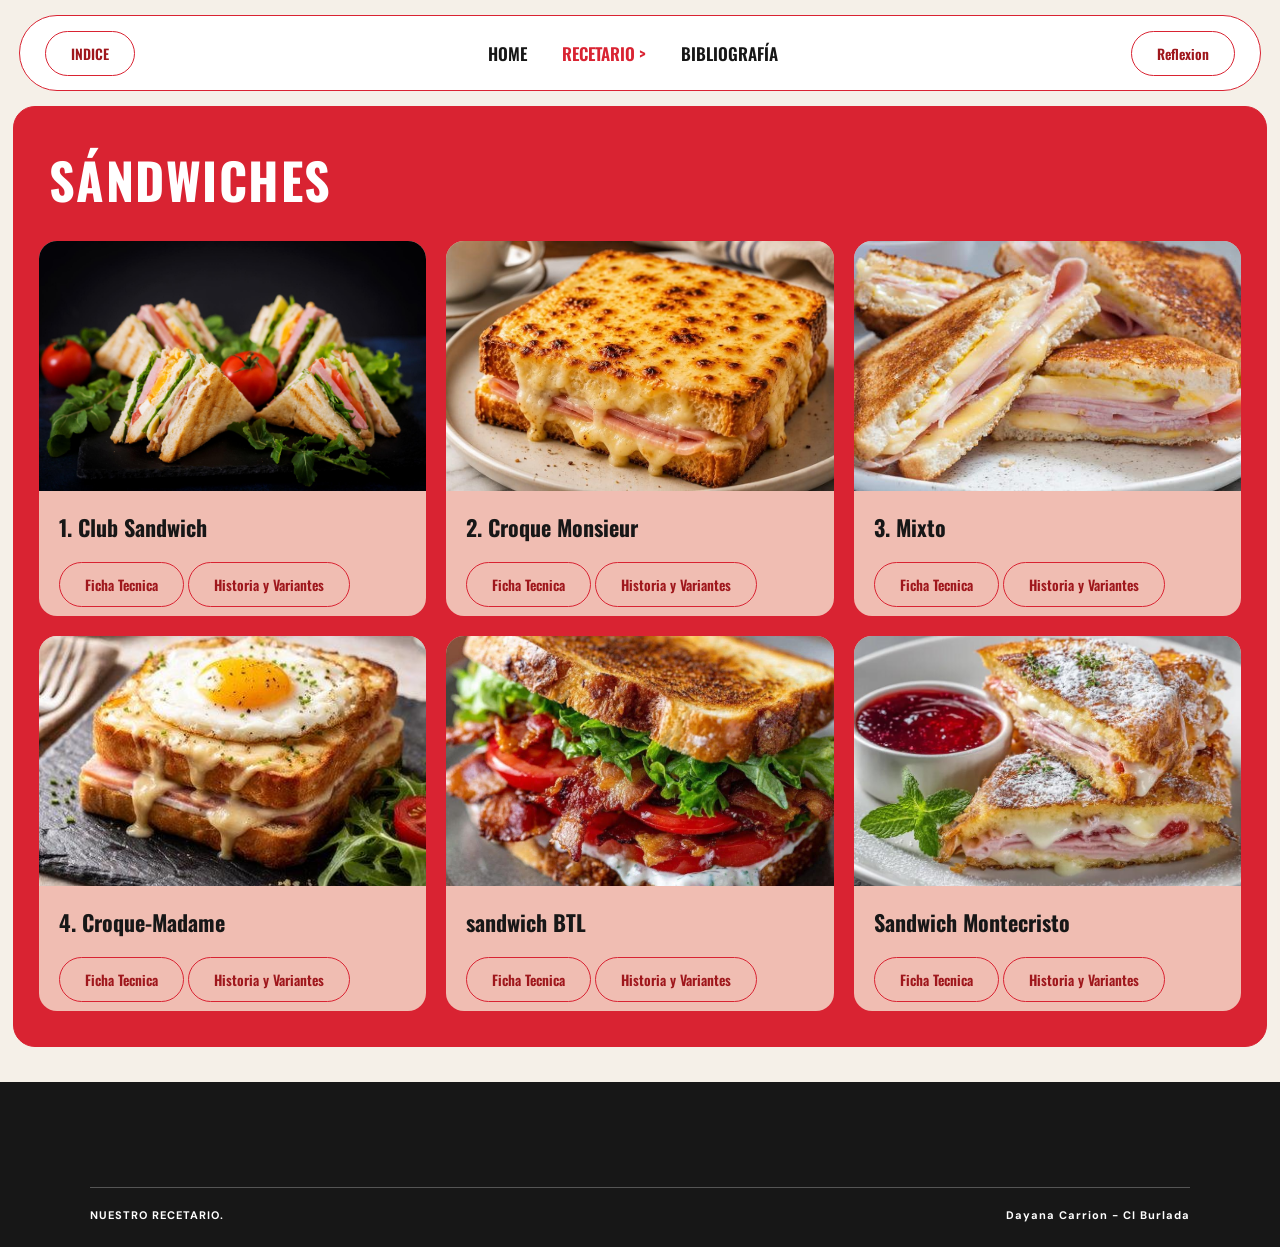
<file: sandwiches.html>
<!DOCTYPE html>
<html lang="es">

<head>
    <meta charset="UTF-8">
    <meta name="viewport" content="width=device-width, initial-scale=1.0">

    <title>Nuestro Recetario | Sándwiches</title>

    <link rel="stylesheet" href="index.css">

    <!-- Tipografías -->
    <link rel="preconnect" href="https://fonts.googleapis.com">
    <link rel="preconnect" href="https://fonts.gstatic.com" crossorigin>
    <link
        href="https://fonts.googleapis.com/css2?family=DM+Sans:wght@400;500;600;700;800&family=Oswald:wght@500;600;700&display=swap"
        rel="stylesheet">
</head>

<body>

    <!-- ================= HEADER ================= -->
    <header class="header">
        <a href="index.html#categorias" class="header-button">INDICE</a>

        <nav class="navigation">
            <a href="index.html" class="nav-link">HOME</a>

            <details class="index-menu">
                <summary class="nav-link active">RECETARIO <span class="arrow"> > </span></summary>
                <div class="dropdown">
                    <a href="bocadillos.html">Bocadillos</a>
                    <a href="sandwiches.html">Sándwiches</a>
                </div>
            </details>

            <a href="bibliografia.html" class="nav-link">BIBLIOGRAFÍA</a>
        </nav>

        <a href="index.html#reflexion" class="header-button">
            <span>Reflexion</span>

        </a>
    </header>


    <!-- ================= CONTENIDO SANDWICHES ================= -->
    <main>
        <section class="sandwiches-container">

            <!-- TÍTULO ROJO -->
            <div class="sandwiches-heading">
                <h2>SÁNDWICHES</h2>
            </div>

            <!-- TARJETAS -->
            <div class="sandwiches-grid">

                <!-- SÁNDWICH 1 -->
                <div class="sandwich-card">
                    <div class="sandwich-image">
                        <img src="img/club.jpg" alt="Club">
                    </div>
                    <div class="sandwich-info">
                        <h3>1. Club Sandwich</h3>
                        <br>
                        <a href="fichas_sandwich/Ficha_ClubSand.pdf" class="header-button">Ficha Tecnica</a>
                        <a href="historiaVariantesS.html" class="header-button">Historia y Variantes</a>
                    </div>
                </div>

                <!-- SÁNDWICH 2 -->
                <div class="sandwich-card">
                    <div class="sandwich-image">
                        <img src="img/croqueMonsieur.jpg" alt="CroqueM">
                    </div>
                    <div class="sandwich-info">
                        <h3>2. Croque Monsieur</h3>
                        <br>
                        <a href="fichas_sandwich/Ficha_CroqueMons.pdf" class="header-button">Ficha Tecnica</a>
                        <a href="historiaVariantesS.html#croque-monsieur" class="header-button">Historia y Variantes</a>
                    </div>
                </div>

                <!-- SÁNDWICH 3 -->
                <div class="sandwich-card">
                    <div class="sandwich-image">
                        <img src="img/mixto.jpg" alt="Mixto">
                    </div>
                    <div class="sandwich-info">
                        <h3>3. Mixto</h3>
                        <br>
                        <a href="fichas_sandwich/Ficha_Mixto.pdf" class="header-button">Ficha Tecnica</a>
                        <a href="historiaVariantesS.html#mixto" class="header-button">Historia y Variantes</a>
                    </div>
                </div>
                <!-- SÁNDWICH 4 -->
                <div class="sandwich-card">
                    <div class="sandwich-image">
                        <img src="img/croqueMadan.jpg" alt="croque">
                    </div>
                    <div class="sandwich-info">
                        <h3>4. Croque-Madame</h3>
                        <br>
                        <a href="fichas_sandwich/Ficha_Mandame.pdf" class="header-button">Ficha Tecnica</a>
                        <a href="historiaVariantesS.html#croque-madame" class="header-button">Historia y Variantes</a>
                    </div>
                </div>
                <!-- SÁNDWICH 5 -->
                <div class="sandwich-card">
                    <div class="sandwich-image">
                        <img src="img/blt.jpg" alt="btl">
                    </div>
                    <div class="sandwich-info">
                        <h3>sandwich BTL</h3>
                        <br>
                        <a href="fichas_sandwich/Ficha_Btl.pdf" class="header-button">Ficha Tecnica</a>
                        <a href="historiaVariantesS.html#blt" class="header-button">Historia y Variantes</a>
                    </div>
                </div>
                <!-- SÁNDWICH  -->
                <div class="sandwich-card">
                    <div class="sandwich-image">
                        <img src="img/monteCristo.jpg" alt="monteCristo">
                    </div>
                    <div class="sandwich-info">
                        <h3>Sandwich Montecristo</h3>
                        <br>
                        <a href="fichas_sandwich/Ficha_MonteCris.pdf" class="header-button">Ficha Tecnica</a>
                        <a href="historiaVariantes.html#monte-cristo" class="header-button">Historia y Variantes</a>
                    </div>
                </div>

            </div>
        </section>
    </main>


    <!-- ================= FOOTER ================= -->
    <footer class="footer">
        <div class="footer-line"></div>
        <div class="footer-bottom">
            <span>NUESTRO RECETARIO.</span>
            <span>Dayana Carrion - CI Burlada</span>
        </div>
    </footer>

</body>

</html>
</file>
<file: index.css>
/* =================================
   CONFIGURACION GENERAL
================================= */

* {
    margin: 0;
    padding: 0;
    box-sizing: border-box;
}

html {
    scroll-behavior: smooth;
}

body {
    font-family: 'DM Sans', sans-serif;
    background-color: #F5F0E8;
    color: #171717;
}

a {
    text-decoration: none;
}
/* Variables */

:root {
    --negro: #171717;
    --rojo: #D92332;
    --rojo-oscuro: #9F171C;
    --rosa: #F0BDB2;
    --blanco: #FFFFFF;
}


/* =================================
   HEADER
================================= */

.header {
    width: 97%;
    min-height: 76px;
    margin: 15px auto;
    padding: 10px 25px;
    background: var(--blanco);
     border: 1px solid var(--rojo);
    border-radius: 50px;
    display: flex;
    justify-content: space-between;
    align-items: center;
    position: relative;
    z-index: 20;
}
/* LOGO */
.logo {
    width: 58px;
    height: 58px;
    flex-shrink: 0;
    border-radius: 50%;
    background: var(--rosa);
    color: var(--rojo-oscuro);
    display: flex;
    align-items: center;
    justify-content: center;
    font-family: 'Oswald', sans-serif;
    font-size: 21px;
    font-weight: 700;
    letter-spacing: -2px;
}
/* ELEMENTOS COMUNES DE NAVEGACION */
.navigation {
    display: flex;
    align-items: center;
    gap: 35px;
}

.nav-link,
.index-menu summary {
    color: var(--negro);
    font-family: 'Oswald', sans-serif;
    font-size: 17px;
    font-weight: 600;
    cursor: pointer;
    list-style: none;
    transition: color .3s;
}
/* PAGINA ACTIVA Y HOVER */
.nav-link:hover,
.nav-link.active,
.index-menu summary:hover {
    color: var(--rojo);
}
/* BOTON INDICE */
.header-button {
    padding: 11px 25px;
    border: 1px solid var(--rojo);
    border-radius: 30px;
    color: var(--rojo-oscuro);
    font-family: 'Oswald', sans-serif;
    font-weight: 600;
    font-size: 14px;
    transition: .3s;
}
.header-button:hover {
    background: var(--rojo);
    color: var(--blanco);
}
/* =================================
   MENU DESPLEGABLE
================================= */
.index-menu {
    position: relative;
}
.index-menu summary::-webkit-details-marker {
    display: none;
}
.dropdown {
    display: none;
    position: absolute;
    top: 35px;
    left: 50%;
    transform: translateX(-50%);
    width: 190px;
    padding: 12px;
    background: var(--blanco);
    border-top: 3px solid var(--rojo);
    border-radius: 0 0 12px 12px;
    box-shadow: 0 8px 20px rgba(0,0,0,.12);
}

.index-menu[open] .dropdown {
    display: block;
}
.dropdown a {
    display: block;
    padding: 12px;
    color: var(--negro);
    text-decoration: none;
    font-size: 14px;
    font-weight: 600;
    transition: .2s;
}
.dropdown a:hover {
    color: var(--rojo);
    padding-left: 17px;
}


/* =================================
   HERO / PORTADA
================================= */

.hero {
    width: 98%;
    min-height: 590px;

    margin: 0 auto 35px;

    background-color: var(--negro);
    border-radius: 28px;

    overflow: hidden;
    position: relative;
}

.hero-content {
    min-height: 590px;
    padding: 35px 6%;

    display: flex;
    align-items: center;
    justify-content: space-between;

    position: relative;
}


/* TITULO */

.hero-title {
    width: 38%;
    position: relative;
    z-index: 2;
}

.hero-small {
    color: #D92332;
    font-family: 'Oswald', sans-serif;
    font-size: 14px;
    font-weight: 600;
    letter-spacing: 3px;

    margin-bottom: 20px;
}

.hero-title h1 {
    font-family: 'Oswald', sans-serif;
    font-size: clamp(55px, 6vw, 85px);
    line-height: 0.95;
    font-weight: 700;
    letter-spacing: -3px;
    color: var(--blanco);
}

.hero-title h1 span {
    display: block;
    color: #D92332;
}

.hero-description {
    margin-top: 25px;
    max-width: 350px;

    color: #555;
    font-size: 16px;
    line-height: 1.7;
}


/* IMAGEN PRINCIPAL */

.hero-image {
    width: 62%;
    height: 530px;

    display: flex;
    align-items: center;
    justify-content: center;
}

.hero-image img {
    width: 100%;
    height: 100%;

    object-fit: contain;
    object-position: center;

    transition: transform 0.5s;
}

.hero-image img:hover {
    transform: scale(1.04);
}


/* DETALLE DECORATIVO */

.hero-decoration {
    position: absolute;
    bottom: 25px;
    left: 6%;

    color: #D92332;
    font-family: 'Oswald', sans-serif;
    font-size: 13px;
    letter-spacing: 3px;
}


/* =================================
   SECCION CATEGORIAS
================================= */

.categories {
    width: 98%;
    margin: 0 auto 35px;

    padding: 30px 12px 20px;

    background-color: #FFFFFF;
    border: 1px solid #D92332;
    border-radius: 22px;
}


/* CABECERA ROJA */

.categories-heading {
    min-height: 100px;

    background-color: #D92332;
    border-radius: 12px;

    display: flex;
    flex-direction: column;
    justify-content: center;
    align-items: center;

    color: white;
    text-align: center;

    margin-bottom: 22px;
    padding: 15px;
}

.categories-heading p {
    font-size: 11px;
    font-weight: 700;
    letter-spacing: 3px;
    margin-bottom: 5px;
}

.categories-heading h2 {
    font-family: 'Oswald', sans-serif;
    font-size: clamp(25px, 3vw, 38px);
    font-weight: 700;
}

.categories-heading h3 {
    font-family: 'Oswald', sans-serif;
    font-size: 18px;
    font-weight: 500;
    margin-top: 3px;
}


/* TARJETAS */

.cards {
    display: grid;
    grid-template-columns: repeat(2, 1fr);
    gap: 30px;
    padding: 0 10px;
}

.card {
    display: block;
    overflow: hidden;

    background-color: #F0BDB2;
    border-radius: 18px;

    color: #171717;

    transition: transform 0.3s, box-shadow 0.3s;
}

.card:hover {
    transform: translateY(-6px);
    box-shadow: 0 10px 25px rgba(0,0,0,0.15);
}


/* FOTOGRAFIAS */

.card-image {
    width: 100%;
    height: 300px;
    overflow: hidden;
}

.card-image img {
    width: 100%;
    height: 100%;

    object-fit: cover;

    transition: transform 0.5s;
}

.card:hover .card-image img {
    transform: scale(1.06);
}


/* INFORMACION DE TARJETAS */

.card-info {
    min-height: 90px;
    padding: 15px 22px;

    display: flex;
    justify-content: space-between;
    align-items: center;
}

.card-info p {
    color: #9F171C;
    font-size: 10px;
    font-weight: 700;
    letter-spacing: 1.5px;

    margin-bottom: 5px;
}

.card-info h4 {
    font-family: 'Oswald', sans-serif;
    font-size: 26px;
    font-weight: 600;
}

.card-arrow {
    color: #9F171C;
    font-size: 32px;
    transition: 0.3s;
}

.card:hover .card-arrow {
    transform: translate(5px, -5px);
}


/* =================================
   FOOTER
================================= */

.footer {
    width: 100%;
    background-color: #171717;

    color: #FFFFFF;
    text-align: center;

    padding: 65px 7% 25px;
}

.footer h2 {
    font-family: 'Oswald', sans-serif;
    font-size: clamp(25px, 4vw, 42px);
    font-weight: 600;
}

.footer p {
    margin-top: 15px;
    color: #F0BDB2;
    font-size: 14px;
    line-height: 1.7;
}

.footer-line {
    width: 100%;
    height: 1px;

    background-color: #555;
    margin: 40px 0 20px;
}

.footer-bottom {
    display: flex;
    justify-content: space-between;

    gap: 15px;

    font-size: 11px;
    font-weight: 700;
    letter-spacing: 1px;
}

/* =================================
   PÁGINA SÁNDWICHES (NUEVA SECCIÓN)
================================= */

/* Contenedor principal con fondo rojo */
.sandwiches-container {
    width: 98%;
    margin: 0 auto 35px;
    background-color: var(--rojo);
    border-radius: 22px;
    padding: 35px 25px;
    border: 1px solid var(--rojo);
}

/* Título SÁNDWICHES */
.sandwiches-heading {
    margin-bottom: 25px;
    padding-left: 10px;
}

.sandwiches-heading h2 {
    color: var(--blanco);
    font-family: 'Oswald', sans-serif;
    font-size: clamp(35px, 5vw, 50px);
    font-weight: 700;
    letter-spacing: 1.5px;
    text-transform: uppercase;
}

/* Cuadrícula de 3 columnas */
.sandwiches-grid {
    display: grid;
    grid-template-columns: repeat(3, 1fr);
    gap: 20px;
}

/* Tarjeta individual */
.sandwich-card {
    background-color: var(--rosa); /* Fondo rosita de tu paleta */
    border-radius: 18px;
    overflow: hidden;
    display: flex;
    flex-direction: column;
    transition: transform 0.3s, box-shadow 0.3s;
}

.sandwich-card:hover {
    transform: translateY(-6px);
    box-shadow: 0 12px 25px rgba(0,0,0,0.25);
}

/* Imagen de la tarjeta */
.sandwich-image {
    width: 100%;
    height: 250px;
    overflow: hidden;
}

.sandwich-image img {
    width: 100%;
    height: 100%;
    object-fit: cover;
    transition: transform 0.5s;
}

.sandwich-card:hover .sandwich-image img {
    transform: scale(1.06);
}

/* Textos dentro de la tarjeta */
.sandwich-info {
    padding: 20px;
    flex-grow: 1; /* Hace que todas las tarjetas midan lo mismo de alto */
}

.sandwich-info h3 {
    font-family: 'Oswald', sans-serif;
    font-size: 22px;
    font-weight: 700;
    color: var(--negro);
    margin-bottom: 10px;
}

.sandwich-info p {
    font-family: 'DM Sans', sans-serif;
    font-size: 14px;
    line-height: 1.6;
    color: var(--negro);
    font-weight: 500;
}


/* =================================
   HISTORIA Y VARIANTES
================================= */

.history-page {
    width: 98%;
    margin: 0 auto 35px;
}

/* PORTADA */

.history-hero {
    min-height: 220px;
    margin-bottom: 20px;
    padding: 35px 20px;

    background: var(--negro);
    border-radius: 22px;

    display: flex;
    flex-direction: column;
    justify-content: center;
    align-items: center;
    text-align: center;
}

.history-hero p {
    color: var(--rojo-oscuro);
    font-family: 'Oswald', sans-serif;
    font-size: 13px;
    letter-spacing: 3px;
}

.history-hero h1 {
    margin: 10px 0;
    color: var(--blanco);
    font-family: 'Oswald', sans-serif;
    font-size: clamp(35px, 5vw, 60px);
}



/* CATEGORÍAS */

.history-section {
    margin-bottom: 30px;
}

.history-section > h2 {
    margin-bottom: 15px ;
    padding: 15px 25px;

    background: var(--rojo-oscuro);
    
    border-radius: 15px;

    color: var(--negro);
    font-family: 'Oswald', sans-serif;
    text-align: center;
    font-size: 30px;
}

/* ELABORACIONES */

.history-item {
    display: grid;
    grid-template-columns: 1fr 1fr;
    align-items: start;
    gap: 18px;
    margin-bottom: 20px;
    scroll-margin-top: 25px;
}

/* TEXTO */

.history-text {
    padding: 30px;
   background: var(--rosa);
   height: fit-content;
    border: 1px solid #dd4154;
    border-radius: 18px;
}

.history-text h3 {
    margin-bottom: 20px;
    color: var(--rojo-oscuro);
    font-family: 'Oswald', sans-serif;
    font-size: 25px;
}

.history-text h4 {
    margin: 15px 0 5px;
    color: var(--negro);
    font-size: 15px;
}

.history-text p {
    color:var(--negro);
    font-size: 14px;
    line-height: 1.7;
}

/* IMÁGENES */

.history-image {
    min-height: unset;
    height: 325px;
    border: 1px solid #dd4154;
    overflow: hidden;
    border-radius: 18px;
}

.history-image img {
    width: 100%;
    height: 100%;
    display: block;

    object-fit: cover;
    transition: transform .4s;
}

.history-item:hover .history-image img {
    transform: scale(1.04);
}
/* =================================
   PÁGINA BIBLIOGRAFÍA (NUEVA SECCIÓN)
================================= */

.bibliografia-container {
    width: 98%;
    max-width: 800px; /* Para que no se estire demasiado en pantallas grandes */
    margin: 50px auto;
    padding: 45px 35px;
    
    background-color: var(--blanco); /* Fondo blanco */
    border: 2px solid var(--rosa); /* Borde rosadito reutilizando tu variable */
    border-radius: 22px; /* Mismo redondeo que el resto de contenedores */
    
    box-shadow: 0 10px 30px rgba(0,0,0,0.05); /* Sombra sutil para que resalte */
}

/* Título BIBLIOGRAFÍA */
.bibliografia-title {
    font-family: 'Ant', sans-serif; /* Reutilizamos tu fuente condensada */
    font-size: clamp(35px, 5vw, 50px);
    font-weight: 700;
    color: var(--rojo); /* Rojo de tu paleta */
    text-transform: uppercase;
    letter-spacing: 1.5px;
    text-align: center;
    margin-bottom: 30px;
}

/* Párrafo introductorio */
.bibliografia-text p {
    font-family: 'DM Sans', sans-serif;
    font-size: 16px;
    line-height: 1.7;
    color: var(--negro);
    text-align: center;
    margin-bottom: 25px;
}

/* Contenedor de enlaces centrado */
.bibliografia-links {
    display: flex;
    flex-direction: column;
    align-items: start; /* Centra los enlaces horizontalmente */
    gap: 15px;
}

/* Estilo de los enlaces (tipo botón o texto resaltado) */
.bibliografia-links a {
    font-family: 'DM Sans', sans-serif;
    font-size: 13px;
    font-weight: 600;
    color: var(--rojo-oscuro);
    text-decoration: none;
    padding: 10px 20px;
    background-color: #FFF5F3; /* Un fondo muy clarito para que resalten */
    border-radius: 8px;
    transition: all 0.3s ease;
}

/* Hover de los enlaces */
.bibliografia-links a:hover {
    color: var(--blanco);
    background-color: var(--rojo);
    transform: translateY(-2px); /* Pequeño salto al pasar el ratón */
}

/* ================= REFLEXIÓN FINAL ================= */
.reflection-divider {
    width: 80%;
    height: 2px;
    background-color: #171717;
    margin: 70px auto;
}
.reflection {
    background-color: #F5F0E8;
    padding: 30px 10%;
}

.reflection-content {
    max-width: 850px;
    margin: 0 auto;
}

.reflection-label {
    color: #D92332;
    font-size: 13px;
    font-weight: 700;
    letter-spacing: 2px;
    margin-bottom: 12px;
}

.reflection h2 {
    font-family: 'Oswald', sans-serif;
    font-size: 42px;
    color: #171717;
    margin-bottom: 30px;
}

.reflection p:not(.reflection-label) {
    font-family: 'DM Sans', sans-serif;
    font-size: 16px;
    line-height: 1.8;
    color: #444;
    margin-bottom: 18px;
}
/* =================================
   RESPONSIVE PARA BIBLIOGRAFÍA
================================= */

@media (max-width: 600px) {
    .bibliografia-container {
        padding: 30px 20px;
        margin: 30px auto;
    }

    .bibliografia-title {
        font-size: 35px;
    }

    .bibliografia-links a {
        font-size: 14px;
        width: 100%; /* Hace que los enlaces ocupen todo el ancho en móviles */
        text-align: center;
        padding: 12px;
    }
}

/* MÓVILES */

@media (max-width: 750px) {
    .history-item {
        grid-template-columns: 1fr;
    }

    .history-image {
        min-height: 230px;
    }

    .history-text {
        padding: 25px;
    }
}

/* =================================
   RESPONSIVE PARA SÁNDWICHES
================================= */

/* Tablets y pantallas medianas */
@media (max-width: 950px) {
    .sandwiches-grid {
        grid-template-columns: repeat(2, 1fr);
    }
}

/* Móviles */
@media (max-width: 650px) {
    .sandwiches-container {
        padding: 25px 15px;
    }

    .sandwiches-grid {
        grid-template-columns: 1fr; /* 1 sola columna en móviles */
    }

    .sandwich-image {
        height: 220px;
    }
}
/* =================================
   RESPONSIVE
================================= */

@media (max-width: 850px) {

    .navigation {
        gap: 15px;
    }

    .hero-content {
        flex-direction: column;
        text-align: center;
        padding: 45px 5%;
    }

    .hero-title {
        width: 100%;
    }

    .hero-image {
        width: 100%;
        height: 350px;
    }

    .hero-description {
        margin: 20px auto;
    }

    .hero-decoration {
        display: none;
    }

}

@media (max-width: 600px) {

    .header {
        padding: 10px 15px;
        flex-wrap: wrap;
        gap: 15px;
    }

    .logo {
        width: 45px;
        height: 45px;
    }

    .navigation {
        gap: 12px;
    }

    .nav-link {
        font-size: 14px;
    }

    .header-button {
        display: none;
    }

    .hero {
        min-height: auto;
    }

    .hero-content {
        min-height: auto;
    }

    .hero-title h1 {
        font-size: 55px;
    }

    .hero-image {
        height: 260px;
    }

    .cards {
        grid-template-columns: 1fr;
    }

    .card-image {
        height: 250px;
    }

    .categories-heading h2 {
        font-size: 25px;
    }

    .footer-bottom {
        flex-direction: column;
        align-items: center;
    }

}
</file>
